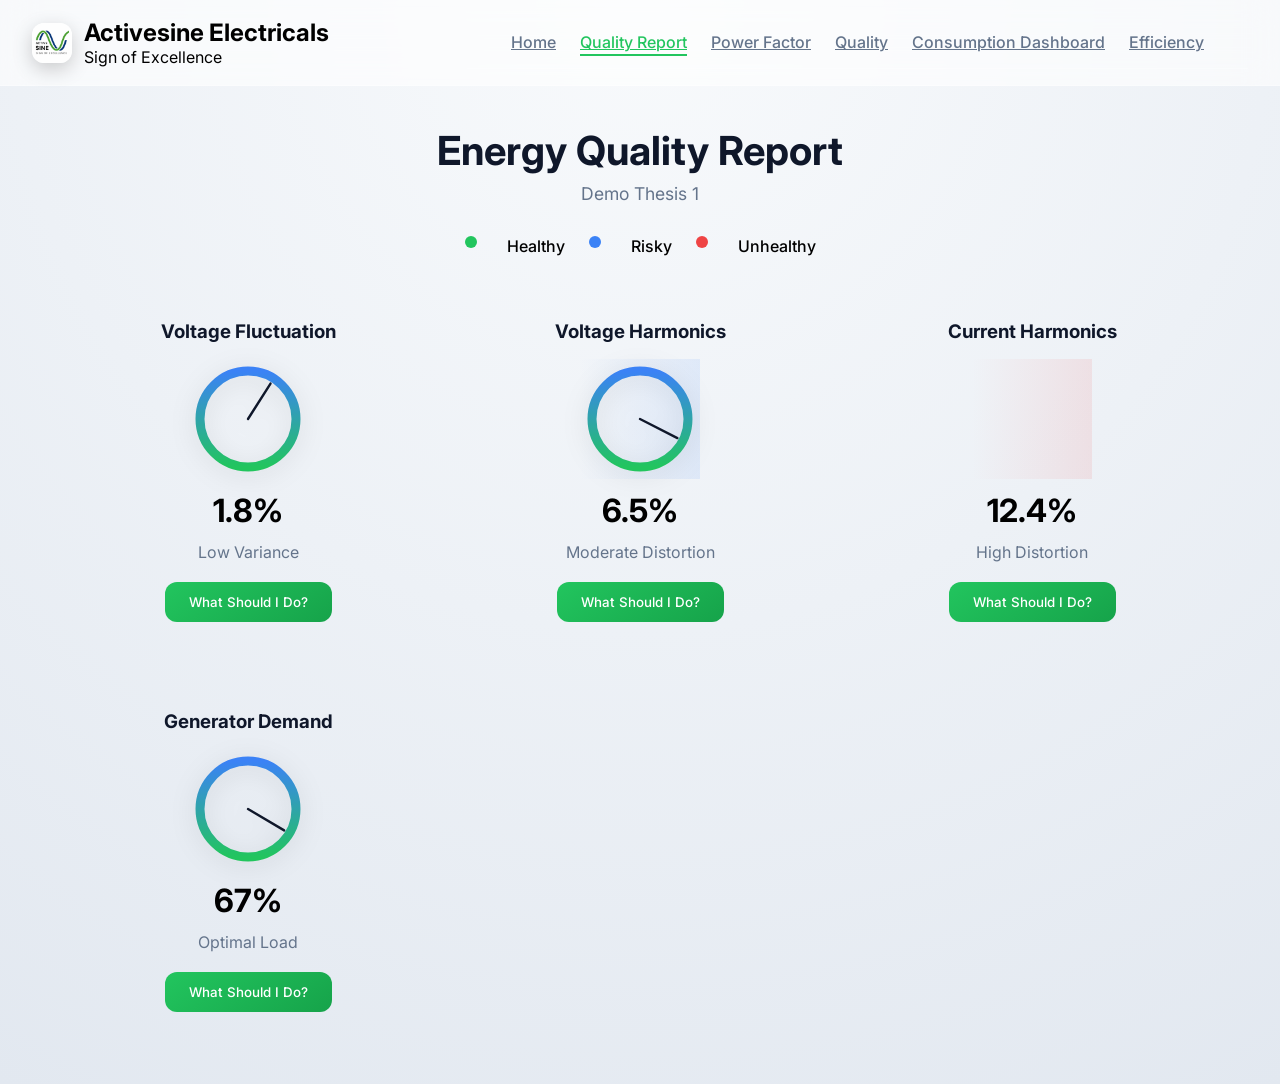
<file: eqr.html>
<!DOCTYPE html>
<html lang="en">
<head>
<meta charset="UTF-8">
<meta name="viewport" content="width=device-width, initial-scale=1.0">
<title>Energy Quality Report</title>

<link rel="stylesheet" href="style.css">
<link href="https://fonts.googleapis.com/css2?family=Inter:wght@400;500;600&display=swap" rel="stylesheet">
</head>

<body>

<header class="header glass">
  <div class="logo">
    <img src="logo.png" alt="Activesine Logo" class="logo-image">
    <div>
      <h2>Activesine Electricals</h2>
      <span>Sign of Excellence</span>
    </div>
  </div>

  <nav>
    <a href="index.html">Home</a>
    <a href="eqr.html" class="active">Quality Report</a>
    <a href="quality.html">Power Factor</a>
    <a href="consumption.html">Quality</a>
    <a href="consumption-dashboard.html">Consumption Dashboard</a>
    <a href="efficiency.html">Efficiency</a>
  </nav>
</header>

<section class="eqr-container">

  <h1>Energy Quality Report</h1>
  <p class="subtitle">Demo Thesis 1</p>

  <div class="legend">
    <span class="dot green"></span> Healthy
    <span class="dot blue"></span> Risky
    <span class="dot red"></span> Unhealthy
  </div>

  <div class="eqr-grid">

    <!-- CARD 1 -->
    <div class="eqr-card">
      <h3>Voltage Fluctuation</h3>
      <div class="gauge" data-value="18"></div>
      <h2>1.8%</h2>
      <p>Low Variance</p>
      <button>What Should I Do?</button>
    </div>

    <!-- CARD 2 -->
    <div class="eqr-card">
      <h3>Voltage Harmonics</h3>
      <div class="gauge blue-g" data-value="65"></div>
      <h2>6.5%</h2>
      <p>Moderate Distortion</p>
      <button>What Should I Do?</button>
    </div>

    <!-- CARD 3 -->
    <div class="eqr-card">
      <h3>Current Harmonics</h3>
      <div class="gauge red-g" data-value="124"></div>
      <h2>12.4%</h2>
      <p>High Distortion</p>
      <button>What Should I Do?</button>
    </div>

    <!-- CARD 4 -->
    <div class="eqr-card">
      <h3>Generator Demand</h3>
      <div class="gauge" data-value="67"></div>
      <h2>67%</h2>
      <p>Optimal Load</p>
      <button>What Should I Do?</button>
    </div>

  </div>

</section>

<script src="script.js"></script>
</body>
</html>
</file>
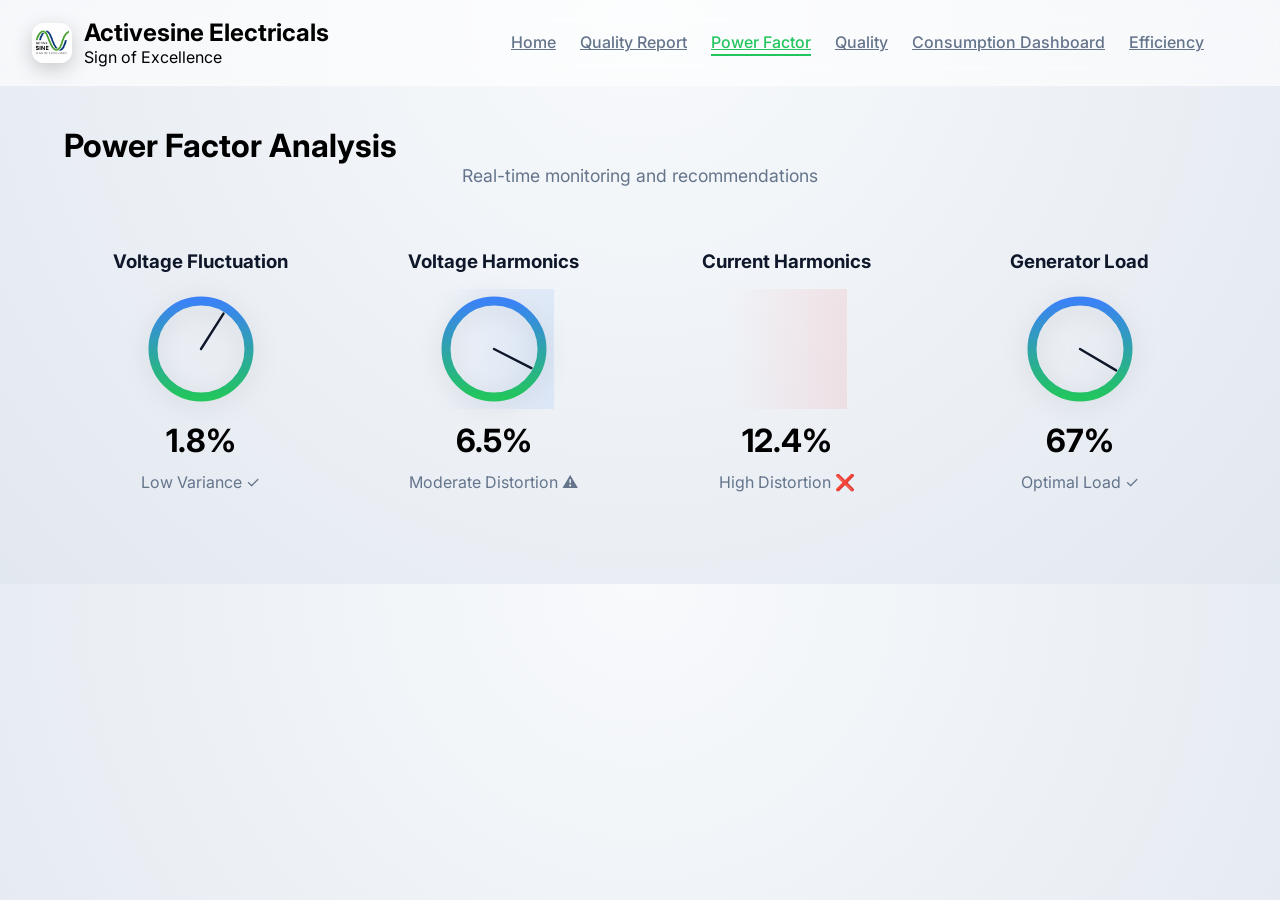
<file: quality.html>
<!DOCTYPE html>
<html lang="en">
<head>
<meta charset="UTF-8">
<meta name="viewport" content="width=device-width, initial-scale=1.0">
<title>Power Factor - Activesine</title>
<link rel="stylesheet" href="style.css">
<link href="https://fonts.googleapis.com/css2?family=Inter:wght@400;500;600&display=swap" rel="stylesheet">
</head>
<body>

<header class="header glass">
  <div class="logo">
    <img src="logo.png" alt="Activesine Logo" class="logo-image">
    <div>
      <h2>Activesine Electricals</h2>
      <span>Sign of Excellence</span>
    </div>
  </div>
  <nav>
    <a href="index.html">Home</a>
    <a href="eqr.html">Quality Report</a>
    <a href="quality.html" class="active">Power Factor</a>
    <a href="consumption.html">Quality</a>
    <a href="consumption-dashboard.html">Consumption Dashboard</a>
    <a href="efficiency.html">Efficiency</a>
  </nav>
</header>

<div class="container">
  <h1>Power Factor Analysis</h1>
  <p class="subtitle">Real-time monitoring and recommendations</p>

  <div class="grid">
    <div class="eqr-card">
      <h3>Voltage Fluctuation</h3>
      <div class="gauge" data-value="18"></div>
      <h2>1.8%</h2>
      <p>Low Variance ✓</p>
    </div>

    <div class="eqr-card">
      <h3>Voltage Harmonics</h3>
      <div class="gauge blue-g" data-value="65"></div>
      <h2>6.5%</h2>
      <p>Moderate Distortion ⚠️</p>
    </div>

    <div class="eqr-card">
      <h3>Current Harmonics</h3>
      <div class="gauge red-g" data-value="124"></div>
      <h2>12.4%</h2>
      <p>High Distortion ❌</p>
    </div>

    <div class="eqr-card">
      <h3>Generator Load</h3>
      <div class="gauge" data-value="67"></div>
      <h2>67%</h2>
      <p>Optimal Load ✓</p>
    </div>
  </div>
</div>

<script src="script.js"></script>
</body>
</html>
</file>
<file: style.css>
:root {
  --bg: #eef3f7;
  --card: #ffffff;
  --text: #0f172a;
  --muted: #64748b;

  --green: #22c55e;
  --blue: #3b82f6;

  --radius: 20px;
}

/* RESET */
* {
  margin: 0;
  padding: 0;
  box-sizing: border-box;
  font-family: 'Inter', sans-serif;
}

body {
  background: radial-gradient(circle at top, #f8fafc, #e2e8f0);
}

/* GLASS HEADER */
.glass {
  backdrop-filter: blur(16px);
  background: rgba(255,255,255,0.6);
  border-bottom: 1px solid rgba(255,255,255,0.3);
}

/* HEADER */
.header {
  display: flex;
  justify-content: space-between;
  align-items: center;
  padding: 16px 32px;
}

.logo {
  display: flex;
  gap: 12px;
  align-items: center;
}

.logo-image {
  width: 40px;
  height: 40px;
  border-radius: 12px;
  object-fit: cover;
  box-shadow: 0 6px 20px rgba(0,0,0,0.2);
}

/* NAV */
nav a {
  margin: 0 12px;
  font-weight: 500;
  color: var(--muted);
  position: relative;
}

nav a.active {
  color: var(--green);
}

nav a.active::after {
  content: "";
  height: 2px;
  width: 100%;
  background: var(--green);
  position: absolute;
  bottom: -4px;
  left: 0;
}

/* GRID */
.dashboard {
  padding: 24px;
  display: grid;
  grid-template-columns: repeat(12, 1fr);
  gap: 24px;
}

.span-5 { grid-column: span 5; }
.span-4 { grid-column: span 4; }
.span-3 { grid-column: span 3; }
.span-2 { grid-column: span 2; }

/* CARD */
.card {
  background: linear-gradient(145deg, #ffffff, #f1f5f9);
  border-radius: var(--radius);
  padding: 20px;

  box-shadow:
    0 10px 30px rgba(0,0,0,0.08),
    inset 0 1px 0 rgba(255,255,255,0.6);

  transition: all 0.3s ease;
}

.card:hover {
  transform: translateY(-6px);
}

/* MAP */
#map {
  height: 280px;
  border-radius: 16px;
}

/* ENHANCED ACTION LIST */
.action-list {
  display: flex;
  flex-direction: column;
  gap: 12px;
}

.action-item {
  display: flex;
  align-items: center;
  gap: 12px;
  padding: 16px;
  border-radius: 16px;
  background: linear-gradient(145deg, rgba(255,255,255,0.7), rgba(248,250,252,0.5));
  border: 1px solid rgba(255,255,255,0.4);
  transition: all 0.3s ease;
  cursor: pointer;
  position: relative;
  overflow: hidden;
}

.action-item::before {
  content: '';
  position: absolute;
  top: 0;
  left: 0;
  right: 0;
  bottom: 0;
  background: inherit;
  border-radius: 16px;
  padding: 2px;
  mask: linear-gradient(#fff 0 0) content-box, linear-gradient(#fff 0 0);
  mask-composite: exclude;
  opacity: 0;
  transition: opacity 0.3s ease;
  z-index: -1;
}

.action-item:hover {
  transform: translateY(-4px);
  box-shadow: 0 20px 40px rgba(0,0,0,0.12);
}

.action-item:hover::before {
  opacity: 1;
}

.action-icon {
  width: 48px;
  height: 48px;
  border-radius: 12px;
  display: flex;
  align-items: center;
  justify-content: center;
  font-size: 20px;
  flex-shrink: 0;
  box-shadow: 0 8px 20px rgba(0,0,0,0.15);
}

.action-icon.maintenance { background: linear-gradient(135deg, #f59e0b, #d97706); }
.action-icon.efficiency { background: linear-gradient(135deg, #10b981, #059669); }
.action-icon.alert { background: linear-gradient(135deg, #ef4444, #dc2626); }

.action-content {
  flex: 1;
  min-width: 0;
}

.action-title {
  font-weight: 600;
  color: var(--text);
  margin-bottom: 2px;
  font-size: 0.95rem;
}

.action-time {
  color: var(--muted);
  font-size: 0.8rem;
}

/* BATTERY */
.battery-group {
  display: flex;
  gap: 10px;
}

.battery {
  width: 28px;
  height: 90px;
  border-radius: 6px;
}

.green { background: var(--green); }
.blue { background: var(--blue); }
.gray { background: #cbd5e1; }

/* GAUGE */
.gauge {
  width: 120px;
  height: 120px;
  margin: auto;
  position: relative;
}

.gauge svg {
  width: 100%;
  height: 100%;
  filter: drop-shadow(0 4px 12px rgba(0,0,0,0.1));
}

.gauge-card {
  display: flex;
  flex-direction: column;
  align-items: center;
  text-align: center;
  gap: 8px;
}

.gauge-card h2 {
  font-size: 1.8rem;
  font-weight: 700;
  color: var(--text);
  margin: 0;
}

.gauge-card span {
  color: var(--muted);
  font-size: 0.9rem;
}

/* EQR PAGE */
.eqr-container {
  max-width: 1200px;
  margin: 0 auto;
  padding: 40px 24px;
}

.eqr-container h1 {
  font-size: 2.5rem;
  text-align: center;
  margin-bottom: 8px;
  color: var(--text);
}

.subtitle {
  text-align: center;
  color: var(--muted);
  margin-bottom: 32px;
  font-size: 1.1rem;
}

.legend {
  display: flex;
  justify-content: center;
  gap: 24px;
  margin-bottom: 32px;
  font-weight: 500;
}

.dot {
  display: inline-block;
  width: 12px;
  height: 12px;
  border-radius: 50%;
  margin-right: 6px;
}

.dot.green { background: var(--green); }
.dot.blue { background: var(--blue); }
.dot.red { background: #ef4444; }

.eqr-grid {
  display: grid;
  grid-template-columns: repeat(auto-fit, minmax(280px, 1fr));
  gap: 24px;
}

.eqr-card {
  text-align: center;
  padding: 32px 24px;
}

.eqr-card h3 {
  margin-bottom: 16px;
  color: var(--text);
}

.eqr-card h2 {
  font-size: 2rem;
  font-weight: 700;
  margin: 12px 0;
}

.eqr-card p {
  color: var(--muted);
  margin-bottom: 20px;
}

.eqr-card button {
  background: linear-gradient(145deg, var(--green), #16a34a);
  color: white;
  border: none;
  padding: 12px 24px;
  border-radius: 12px;
  font-weight: 500;
  cursor: pointer;
  transition: all 0.2s;
}

.eqr-card button:hover {
  transform: translateY(-2px);
  box-shadow: 0 8px 20px rgba(34, 197, 94, 0.3);
}

.blue-g .gauge circle:nth-child(2) { stroke: url(#grad-blue) !important; }
.red-g .gauge circle:nth-child(2) { stroke: url(#grad-red) !important; }

.blue-g::before { content: ''; position: absolute; top: 0; left: 0; right: 0; bottom: 0; background: linear-gradient(90deg, transparent, rgba(59,130,246,0.1)); }
.red-g::before { content: ''; position: absolute; top: 0; left: 0; right: 0; bottom: 0; background: linear-gradient(90deg, transparent, rgba(239,68,68,0.1)); }

/* OTHER PAGES */
.container {
  max-width: 1200px;
  margin: 0 auto;
  padding: 40px 24px;
}

.grid {
  display: grid;
  grid-template-columns: repeat(auto-fit, minmax(250px, 1fr));
  gap: 20px;
  margin-top: 24px;
}

.card canvas {
  max-height: 300px;
}

/* SIMPLE NAV FOR OTHER PAGES */
nav {
  display: flex;
  justify-content: space-between;
  align-items: center;
  padding: 16px 32px;
  background: var(--glass);
  border-bottom: 1px solid rgba(255,255,255,0.3);
}

nav h2 {
  color: var(--text);
  font-size: 1.5rem;
}

nav div a {
  margin-left: 24px;
  color: var(--muted);
  text-decoration: none;
  font-weight: 500;
}

nav div a:hover {
  color: var(--green);
}

/* CONSUMPTION DASHBOARD SPECIFIC */
.page-title {
  font-size: 1.8rem;
  font-weight: 600;
  color: var(--text);
}

.header-controls {
  display: flex;
  gap: 12px;
}

.badge {
  background: rgba(99, 102, 241, 0.1);
  color: var(--blue);
  padding: 4px 8px;
  border-radius: 12px;
  font-size: 0.75rem;
  font-weight: 500;
  white-space: nowrap;
}

.badge.urgent {
  background: rgba(239, 68, 68, 0.1);
  color: #ef4444;
}

.dropdown {
  padding: 8px 16px;
  border: 1px solid #e2e8f0;
  border-radius: 8px;
  background: white;
  font-size: 0.9rem;
  min-width: 160px;
}

.kpi-card {
  display: flex;
  align-items: center;
  justify-content: center;
  text-align: center;
}

.kpi-content h3 {
  font-size: 0.9rem;
  color: var(--muted);
  margin-bottom: 4px;
}

.kpi-value {
  font-size: 2.5rem;
  font-weight: 700;
  color: var(--text);
  margin-bottom: 4px;
}

.kpi-indicator {
  font-size: 0.85rem;
  font-weight: 600;
  padding: 4px 12px;
  border-radius: 20px;
  background: rgba(34, 197, 94, 0.1);
  color: var(--green);
}

.kpi-indicator.negative {
  background: rgba(239, 68, 68, 0.1);
  color: #ef4444;
}

.chart-tabs, .bottom-tabs {
  display: flex;
  gap: 8px;
}

.tab {
  padding: 6px 16px;
  border-radius: 20px;
  font-size: 0.85rem;
  font-weight: 500;
  color: var(--muted);
  cursor: pointer;
  transition: all 0.2s;
  border: 1px solid transparent;
}

.tab.active {
  background: var(--green);
  color: white;
  box-shadow: 0 4px 12px rgba(34, 197, 94, 0.3);
}

.chart-container {
  position: relative;
  height: 300px;
  width: 100%;
}

.category-list {
  display: flex;
  flex-direction: column;
  gap: 12px;
  max-height: 400px;
  overflow-y: auto;
}

.category-item {
  display: grid;
  grid-template-columns: 1fr auto auto 1fr;
  gap: 8px;
  align-items: center;
  padding: 12px;
  border-radius: 12px;
  background: rgba(255,255,255,0.5);
}

.category-value {
  font-weight: 600;
  color: var(--text);
}

.category-pct {
  color: var(--green);
  font-weight: 600;
}

.dual-progress {
  height: 6px;
  display: flex;
  gap: 4px;
  border-radius: 3px;
  background: #f1f5f9;
  overflow: hidden;
}

.progress-bar {
  height: 100%;
  border-radius: 3px;
  transition: width 0.5s ease;
}

.progress-bar.green { background: var(--green); }
.progress-bar.blue { background: var(--blue); }

.floor-comparison {
  display: flex;
  flex-direction: column;
  gap: 24px;
}

.floor-item {
  text-align: center;
}

.floor-label {
  font-weight: 500;
  margin-bottom: 8px;
  color: var(--text);
}

.floor-value {
  font-size: 1.3rem;
  font-weight: 700;
  margin-bottom: 12px;
}

.floor-bars {
  display: flex;
  flex-direction: column;
  gap: 6px;
}

.bar {
  height: 12px;
  border-radius: 6px;
  background: linear-gradient(90deg, var(--card), #e2e8f0);
  transition: width 0.5s ease;
  overflow: hidden;
}

.bar::after {
  content: '';
  height: 100%;
  border-radius: 6px;
}

.bar.blue::after { background: var(--blue); }
.bar.green::after { background: var(--green); }

.grid-row {
  display: contents;
}

.bottom-tabs {
  grid-column: 1 / -1;
  justify-self: center;
  margin-top: 16px;
}

/* EFFICIENCY PAGE */
.efficiency-gauge {
  position: relative;
}

.green-g .gauge circle:nth-child(2) {
  stroke: #10b981 !important;
}

.recommendations-grid {
  display: grid;
  grid-template-columns: repeat(auto-fit, minmax(320px, 1fr));
  gap: 20px;
  margin-top: 24px;
}

.recommendation-card {
  padding: 24px;
  border-radius: 20px;
  background: linear-gradient(145deg, rgba(255,255,255,0.8), rgba(248,250,252,0.6));
  border: 1px solid rgba(255,255,255,0.5);
  transition: all 0.3s ease;
  cursor: pointer;
}

.recommendation-card:hover {
  transform: translateY(-6px);
  box-shadow: 0 25px 50px rgba(0,0,0,0.15);
}

.rec-header {
  display: flex;
  align-items: center;
  gap: 12px;
  margin-bottom: 16px;
}

.rec-icon {
  font-size: 24px;
}

.rec-priority {
  padding: 4px 12px;
  border-radius: 20px;
  font-size: 0.75rem;
  font-weight: 600;
}

.priority-high .rec-priority { 
  background: rgba(239,68,68,0.1); 
  color: #ef4444; 
}

.priority-medium .rec-priority { 
  background: rgba(245,158,11,0.1); 
  color: #f59e0b; 
}

.priority-low .rec-priority { 
  background: rgba(16,185,129,0.1); 
  color: #10b981; 
}

.recommendation-card h4 {
  font-size: 1.2rem;
  font-weight: 600;
  margin-bottom: 12px;
  color: var(--text);
}

.recommendation-card p {
  color: var(--muted);
  line-height: 1.6;
  margin-bottom: 20px;
}

.rec-impact {
  display: flex;
  justify-content: space-between;
  align-items: center;
  font-size: 0.9rem;
}

.btn-primary, .btn-secondary, .btn-outline {
  padding: 8px 20px;
  border-radius: 12px;
  font-weight: 500;
  font-size: 0.85rem;
  cursor: pointer;
  transition: all 0.2s;
  border: none;
}

.btn-primary {
  background: var(--green);
  color: white;
}

.btn-primary:hover { background: #16a34a; transform: scale(1.05); }

.btn-secondary {
  background: var(--blue);
  color: white;
}

.btn-secondary:hover { background: #1d4ed8; transform: scale(1.05); }

.btn-outline {
  background: transparent;
  color: var(--muted);
  border: 1px solid var(--muted);
}

.btn-outline:hover { 
  background: var(--muted); 
  color: white; 
  border-color: var(--muted); 
}

/* RESPONSIVE */
@media (max-width: 1024px) {
  .dashboard {
    gap: 16px;
  }
  
  .grid-row {
    display: grid;
    grid-template-columns: repeat(12, 1fr);
  }
}

@media (max-width: 1024px) {
  .dashboard {
    gap: 16px;
    padding: 20px;
  }
  
  .header {
    padding: 12px 20px;
  }
  
  nav {
    flex-wrap: wrap;
    gap: 8px;
  }
  
  nav a {
    margin: 4px 8px;
    padding: 6px 12px;
    font-size: 0.85rem;
  }
  
  .grid-row {
    display: grid !important;
    grid-template-columns: repeat(12, 1fr);
    gap: 16px;
  }
  
  .recommendations-grid {
    grid-template-columns: 1fr;
  }
  
  .category-item {
    grid-template-columns: 2fr 1fr;
    gap: 12px;
    padding: 12px 16px;
  }
  
  .action-item {
    flex-direction: column;
    text-align: center;
    gap: 12px;
  }
  
  .action-icon {
    width: 60px;
    height: 60px;
    font-size: 24px;
  }
  
  .rec-impact {
    flex-direction: column;
    gap: 8px;
    align-items: stretch;
  }
}

@media (max-width: 768px) {
  .dashboard {
    grid-template-columns: 1fr;
    padding: 12px;
    gap: 16px;
  }
  
  .header {
    flex-direction: column;
    gap: 16px;
    padding: 16px 12px;
  }
  
  .logo {
    order: -1;
    width: 100%;
    justify-content: center;
  }
  
  .header-controls {
    order: 3;
    width: 100%;
    flex-direction: column;
    gap: 12px;
  }
  
  .dropdown {
    width: 100%;
  }
  
  nav {
    order: 2;
    width: 100%;
    justify-content: center;
    flex-wrap: wrap;
    gap: 6px;
    padding: 8px 0;
  }
  
  nav a {
    margin: 0;
    padding: 8px 16px;
    font-size: 0.85rem;
    border-radius: 20px;
    white-space: nowrap;
  }
  
  .eqr-grid,
  .recommendations-grid,
  .grid {
    grid-template-columns: 1fr;
    gap: 16px;
  }
  
  .card {
    padding: 20px 16px;
  }
  
  #map {
    height: 250px;
  }
  
  .chart-container {
    height: 280px !important;
  }
  
  .gauge {
    width: 100px !important;
    height: 100px !important;
  }
  
  .gauge-card h2 {
    font-size: 1.5rem;
  }
  
  .action-item {
    padding: 20px 16px;
  }
  
  .action-icon {
    width: 56px;
    height: 56px;
    font-size: 22px;
  }
  
  .battery-group {
    justify-content: center;
    gap: 8px;
  }
  
  .battery {
    width: 24px;
    height: 76px;
  }
  
  .recommendation-card {
    padding: 20px 16px;
  }
  
  .rec-impact {
    flex-direction: column;
    gap: 12px;
  }
  
  .btn-primary, .btn-secondary, .btn-outline {
    width: 100%;
    justify-content: center;
  }
}
</file>
